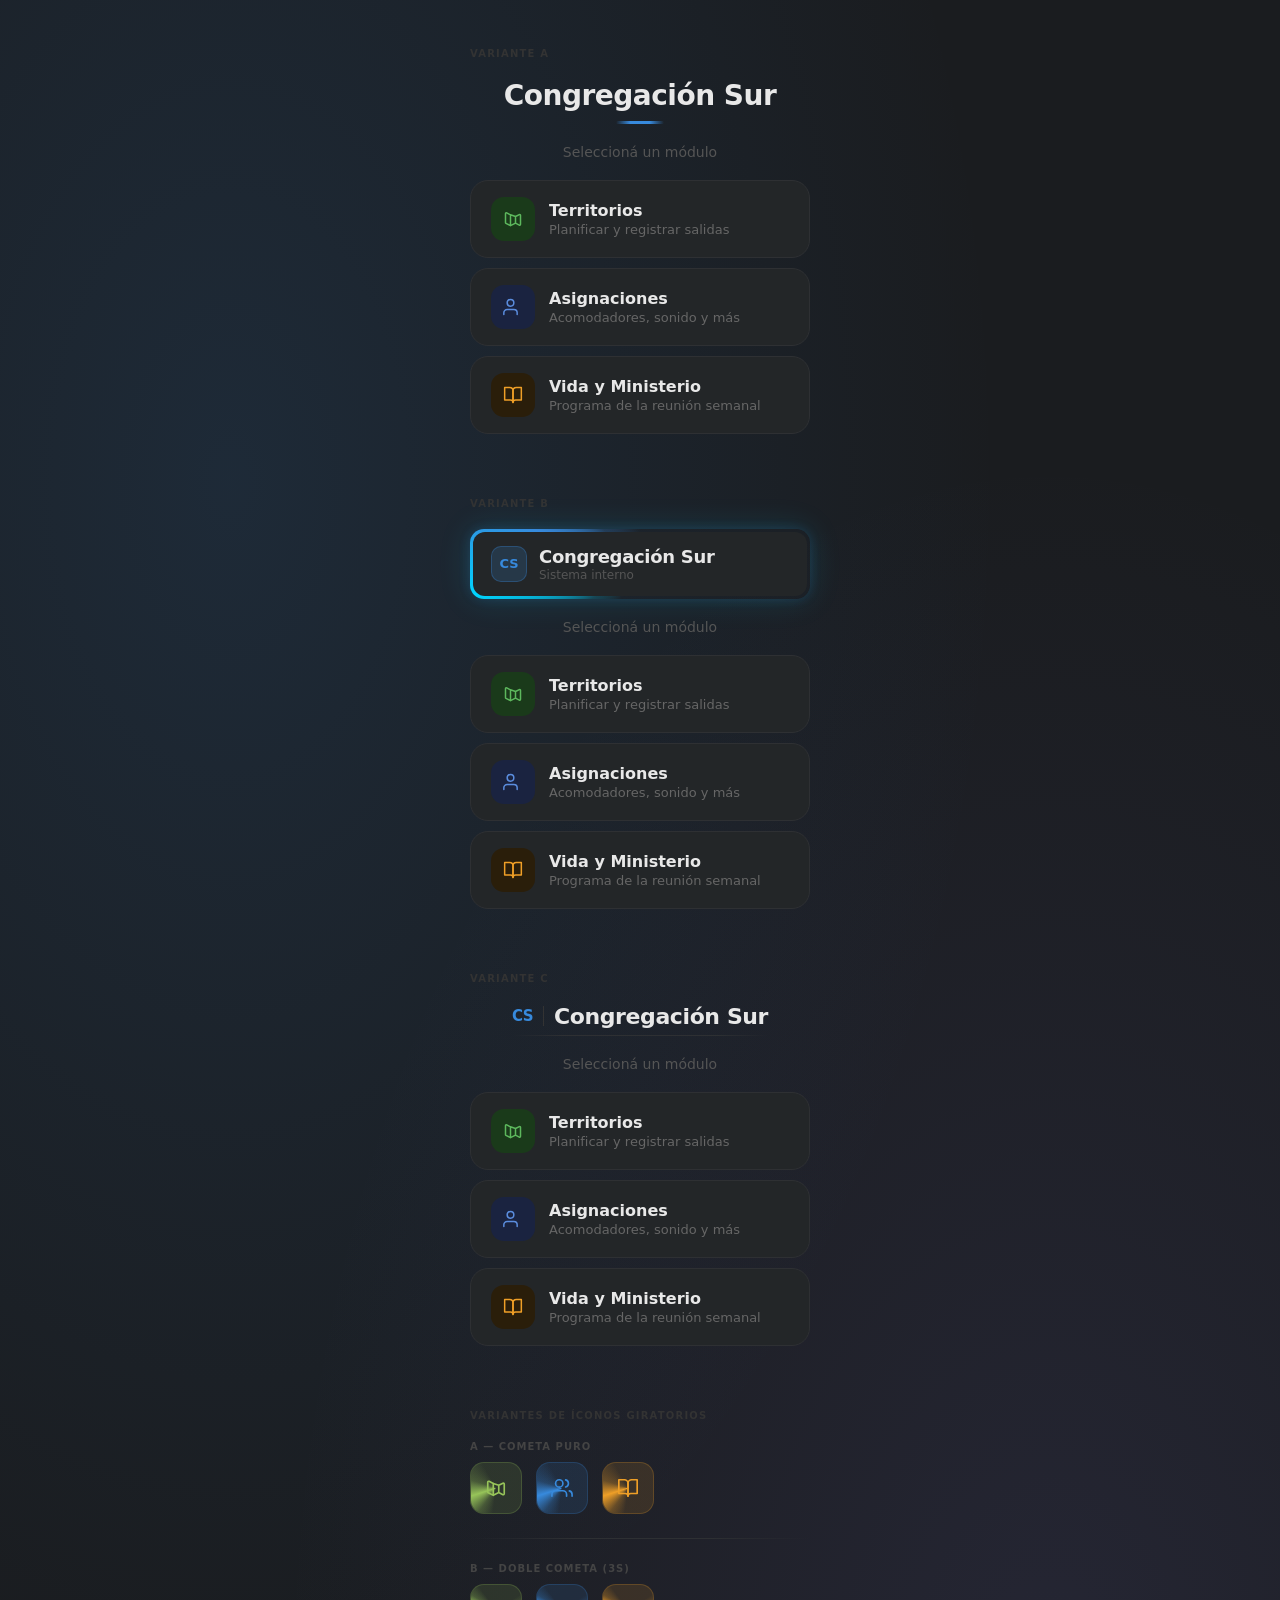
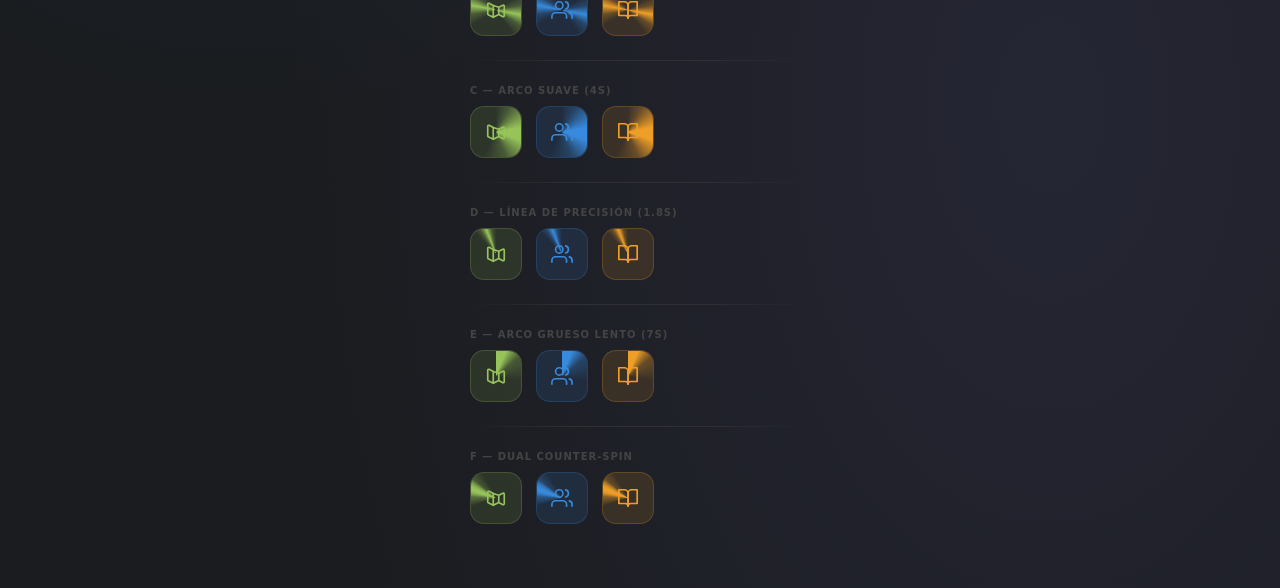
<file: test-titulo.html>
<!DOCTYPE html>
<html lang="es">
<head>
  <meta charset="UTF-8">
  <meta name="viewport" content="width=device-width, initial-scale=1.0">
  <title>Test Título Congregación</title>
  <style>
    *, *::before, *::after { box-sizing: border-box; margin: 0; padding: 0; }
    body {
      font-family: system-ui, sans-serif;
      background: #1a1c1f;
      color: #eee;
      min-height: 100vh;
      display: flex;
      flex-direction: column;
      align-items: center;
      padding: 3rem 1rem 4rem;
      gap: 64px;
      background-image:
        radial-gradient(ellipse at 18% 22%, rgba(55,138,221,0.13) 0%, transparent 52%),
        radial-gradient(ellipse at 82% 78%, rgba(127,119,221,0.11) 0%, transparent 52%);
    }

    /* ── Demo wrapper ── */
    .demo {
      display: flex;
      flex-direction: column;
      align-items: center;
      gap: 20px;
      width: 100%;
      max-width: 340px;
    }
    .demo-label {
      font-size: 10px; font-weight: 700; letter-spacing: 0.12em;
      text-transform: uppercase; color: #333;
      align-self: flex-start;
    }
    .cs-logo-sub { font-size: 14px; color: #555; text-align: center; }

    /* ── Módulos (igual en los 3) ── */
    .mod-cards { display: flex; flex-direction: column; gap: 10px; width: 100%; }
    .mod-card {
      background: #232628; border: 1px solid #2e3033; border-radius: 18px;
      padding: 1rem 1.25rem; display: flex; align-items: center; gap: 14px;
      transition: border-color 0.18s, background 0.18s, transform 0.1s;
      cursor: pointer;
    }
    .mod-card:hover { transform: translateY(-1px); }
    .mod-icon {
      width: 44px; height: 44px; border-radius: 13px;
      display: flex; align-items: center; justify-content: center; flex-shrink: 0;
    }
    .mod-title { font-size: 16px; font-weight: 600; color: #e8e8e8; margin-bottom: 2px; }
    .mod-sub   { font-size: 13px; color: #666; }

    /* ══════════════════════════════════════
       VARIANTE A — Nombre + línea de color centrada
       La línea es el acento, no gradiente de texto
    ══════════════════════════════════════ */
    .va-wrap { display: flex; flex-direction: column; align-items: center; gap: 8px; }
    .va-nombre {
      font-size: 28px; font-weight: 700; color: #e8e8e8;
      letter-spacing: -0.5px; text-align: center; line-height: 1.2;
    }
    .va-line {
      width: 48px; height: 3px; border-radius: 2px;
      background: linear-gradient(90deg, transparent, #378ADD 30%, #378ADD 70%, transparent);
    }

    /* ══════════════════════════════════════
       VARIANTE B — Card con borde neon animado
       El borde recorre el perímetro como un rayo
    ══════════════════════════════════════ */
    .vb-wrapper {
      position: relative;
      width: 100%;
      border-radius: 14px;
      padding: 3px;
      overflow: hidden;
      box-shadow: 0 0 32px rgba(0,212,255,0.15), 0 0 12px rgba(55,138,221,0.18);
    }
    /* El rayo que gira */
    .vb-wrapper::before {
      content: '';
      position: absolute;
      aspect-ratio: 1;
      width: 220%;
      top: 50%; left: 50%;
      transform: translate(-50%, -50%) rotate(0deg);
      background: conic-gradient(
        from 0deg,
        transparent 0%,
        transparent 58%,
        rgba(0,212,255,0.2) 65%,
        #00d4ff 72%,
        #378ADD 80%,
        rgba(55,138,221,0.25) 87%,
        transparent 100%
      );
      animation: vb-spin 2.8s linear infinite;
      z-index: 0;
    }
    @keyframes vb-spin {
      to { transform: translate(-50%, -50%) rotate(360deg); }
    }
    .vb-inner {
      position: relative;
      background: #232628;
      border-radius: 12px;
      padding: 14px 18px;
      display: flex;
      align-items: center;
      gap: 12px;
      z-index: 1;
    }
    .vb-dot {
      width: 36px; height: 36px; border-radius: 10px; flex-shrink: 0;
      background: rgba(55,138,221,0.18);
      border: 1px solid rgba(55,138,221,0.3);
      display: flex; align-items: center; justify-content: center;
      font-size: 13px; font-weight: 800; color: #378ADD;
    }
    .vb-nombre { font-size: 18px; font-weight: 700; color: #e8e8e8; letter-spacing: -0.3px; }
    .vb-sub    { font-size: 12px; color: #555; margin-top: 1px; }

    /* ══════════════════════════════════════
       VARIANTE C — Iniciales · Nombre (inline)
       Minimalista horizontal, initials en color
    ══════════════════════════════════════ */
    .vc-wrap { display: flex; flex-direction: column; align-items: center; gap: 6px; }
    .vc-row  { display: flex; align-items: center; gap: 10px; }
    .vc-initials {
      font-size: 15px; font-weight: 800; color: #378ADD;
      letter-spacing: -0.5px;
    }
    .vc-sep {
      width: 1px; height: 20px; background: #333;
    }
    .vc-nombre {
      font-size: 22px; font-weight: 700; color: #e8e8e8;
      letter-spacing: -0.4px;
    }
    .vc-line {
      width: 100%; height: 1px;
      background: linear-gradient(90deg, transparent, #2e3033 20%, #2e3033 80%, transparent);
    }
  </style>
</head>
<body>

  <!-- ════ VARIANTE A — Nombre + línea centrada ════ -->
  <div class="demo">
    <div class="demo-label">Variante A</div>

    <div class="va-wrap">
      <div class="va-nombre">Congregación Sur</div>
      <div class="va-line"></div>
    </div>
    <div class="cs-logo-sub">Seleccioná un módulo</div>

    <div class="mod-cards">
      <div class="mod-card" style="--hover-border:#3a6b3a;">
        <div class="mod-icon" style="background:#1a3a1a;">
          <svg width="20" height="20" viewBox="0 0 24 24" fill="none"><path d="M9 20l-5.447-2.724A1 1 0 013 16.382V5.618a1 1 0 011.447-.894L9 7m0 13l6-3m-6 3V7m6 10l4.553 2.276A1 1 0 0021 18.382V7.618a1 1 0 00-1.447-.894L15 9m0 8V9m0 0L9 7" stroke="#5DB85D" stroke-width="1.8" stroke-linecap="round" stroke-linejoin="round"/></svg>
        </div>
        <div><div class="mod-title">Territorios</div><div class="mod-sub">Planificar y registrar salidas</div></div>
      </div>
      <div class="mod-card">
        <div class="mod-icon" style="background:#1a2340;">
          <svg width="20" height="20" viewBox="0 0 24 24" fill="none"><path d="M17 21v-2a4 4 0 00-4-4H5a4 4 0 00-4 4v2M9 11a4 4 0 100-8 4 4 0 000 8z" stroke="#5B8DDE" stroke-width="1.8" stroke-linecap="round"/></svg>
        </div>
        <div><div class="mod-title">Asignaciones</div><div class="mod-sub">Acomodadores, sonido y más</div></div>
      </div>
      <div class="mod-card">
        <div class="mod-icon" style="background:#2a1e0a;">
          <svg width="20" height="20" viewBox="0 0 24 24" fill="none"><path d="M2 3h6a4 4 0 014 4v14a3 3 0 00-3-3H2z" stroke="#EF9F27" stroke-width="1.8" stroke-linecap="round" stroke-linejoin="round"/><path d="M22 3h-6a4 4 0 00-4 4v14a3 3 0 013-3h7z" stroke="#EF9F27" stroke-width="1.8" stroke-linecap="round" stroke-linejoin="round"/></svg>
        </div>
        <div><div class="mod-title">Vida y Ministerio</div><div class="mod-sub">Programa de la reunión semanal</div></div>
      </div>
    </div>
  </div>

  <!-- ════ VARIANTE B — Card con borde izquierdo ════ -->
  <div class="demo">
    <div class="demo-label">Variante B</div>

    <div class="vb-wrapper">
      <div class="vb-inner">
        <div class="vb-dot">CS</div>
        <div>
          <div class="vb-nombre">Congregación Sur</div>
          <div class="vb-sub">Sistema interno</div>
        </div>
      </div>
    </div>
    <div class="cs-logo-sub">Seleccioná un módulo</div>

    <div class="mod-cards">
      <div class="mod-card">
        <div class="mod-icon" style="background:#1a3a1a;">
          <svg width="20" height="20" viewBox="0 0 24 24" fill="none"><path d="M9 20l-5.447-2.724A1 1 0 013 16.382V5.618a1 1 0 011.447-.894L9 7m0 13l6-3m-6 3V7m6 10l4.553 2.276A1 1 0 0021 18.382V7.618a1 1 0 00-1.447-.894L15 9m0 8V9m0 0L9 7" stroke="#5DB85D" stroke-width="1.8" stroke-linecap="round" stroke-linejoin="round"/></svg>
        </div>
        <div><div class="mod-title">Territorios</div><div class="mod-sub">Planificar y registrar salidas</div></div>
      </div>
      <div class="mod-card">
        <div class="mod-icon" style="background:#1a2340;">
          <svg width="20" height="20" viewBox="0 0 24 24" fill="none"><path d="M17 21v-2a4 4 0 00-4-4H5a4 4 0 00-4 4v2M9 11a4 4 0 100-8 4 4 0 000 8z" stroke="#5B8DDE" stroke-width="1.8" stroke-linecap="round"/></svg>
        </div>
        <div><div class="mod-title">Asignaciones</div><div class="mod-sub">Acomodadores, sonido y más</div></div>
      </div>
      <div class="mod-card">
        <div class="mod-icon" style="background:#2a1e0a;">
          <svg width="20" height="20" viewBox="0 0 24 24" fill="none"><path d="M2 3h6a4 4 0 014 4v14a3 3 0 00-3-3H2z" stroke="#EF9F27" stroke-width="1.8" stroke-linecap="round" stroke-linejoin="round"/><path d="M22 3h-6a4 4 0 00-4 4v14a3 3 0 013-3h7z" stroke="#EF9F27" stroke-width="1.8" stroke-linecap="round" stroke-linejoin="round"/></svg>
        </div>
        <div><div class="mod-title">Vida y Ministerio</div><div class="mod-sub">Programa de la reunión semanal</div></div>
      </div>
    </div>
  </div>

  <!-- ════ VARIANTE C — CS · Congregación Sur ════ -->
  <div class="demo">
    <div class="demo-label">Variante C</div>

    <div class="vc-wrap">
      <div class="vc-row">
        <div class="vc-initials">CS</div>
        <div class="vc-sep"></div>
        <div class="vc-nombre">Congregación Sur</div>
      </div>
      <div class="vc-line"></div>
    </div>
    <div class="cs-logo-sub">Seleccioná un módulo</div>

    <div class="mod-cards">
      <div class="mod-card">
        <div class="mod-icon" style="background:#1a3a1a;">
          <svg width="20" height="20" viewBox="0 0 24 24" fill="none"><path d="M9 20l-5.447-2.724A1 1 0 013 16.382V5.618a1 1 0 011.447-.894L9 7m0 13l6-3m-6 3V7m6 10l4.553 2.276A1 1 0 0021 18.382V7.618a1 1 0 00-1.447-.894L15 9m0 8V9m0 0L9 7" stroke="#5DB85D" stroke-width="1.8" stroke-linecap="round" stroke-linejoin="round"/></svg>
        </div>
        <div><div class="mod-title">Territorios</div><div class="mod-sub">Planificar y registrar salidas</div></div>
      </div>
      <div class="mod-card">
        <div class="mod-icon" style="background:#1a2340;">
          <svg width="20" height="20" viewBox="0 0 24 24" fill="none"><path d="M17 21v-2a4 4 0 00-4-4H5a4 4 0 00-4 4v2M9 11a4 4 0 100-8 4 4 0 000 8z" stroke="#5B8DDE" stroke-width="1.8" stroke-linecap="round"/></svg>
        </div>
        <div><div class="mod-title">Asignaciones</div><div class="mod-sub">Acomodadores, sonido y más</div></div>
      </div>
      <div class="mod-card">
        <div class="mod-icon" style="background:#2a1e0a;">
          <svg width="20" height="20" viewBox="0 0 24 24" fill="none"><path d="M2 3h6a4 4 0 014 4v14a3 3 0 00-3-3H2z" stroke="#EF9F27" stroke-width="1.8" stroke-linecap="round" stroke-linejoin="round"/><path d="M22 3h-6a4 4 0 00-4 4v14a3 3 0 013-3h7z" stroke="#EF9F27" stroke-width="1.8" stroke-linecap="round" stroke-linejoin="round"/></svg>
        </div>
        <div><div class="mod-title">Vida y Ministerio</div><div class="mod-sub">Programa de la reunión semanal</div></div>
      </div>
    </div>
  </div>


  <!-- ════ ÍCONOS GIRATORIOS — VARIANTES ════ -->
  <div class="demo">
    <div class="demo-label">Variantes de íconos giratorios</div>

    <style>
      /* ── Layout filas de variante ── */
      .var-row {
        width: 100%;
        display: flex; flex-direction: column; gap: 10px;
      }
      .var-name {
        font-size: 10px; font-weight: 700; letter-spacing: 0.1em;
        text-transform: uppercase; color: #444;
      }
      .var-icons {
        display: flex; gap: 14px; align-items: center;
      }
      .var-sep {
        width: 100%; height: 1px;
        background: linear-gradient(90deg, transparent, #2e3033 30%, #2e3033 70%, transparent);
        margin: 4px 0;
      }

      /* ── Base del ícono giratorio ── */
      .spin-icon {
        width: 52px; height: 52px; border-radius: 14px;
        position: relative; overflow: hidden;
        display: flex; align-items: center; justify-content: center;
        flex-shrink: 0;
      }
      .spin-icon svg { position: relative; z-index: 1; }
      .spin-icon::before {
        content: '';
        position: absolute; aspect-ratio: 1; width: 220%;
        top: 50%; left: 50%;
        z-index: 0;
      }
      /* colores por módulo */
      .si-terr { --c: #97C459; --cd: rgba(151,196,89,0.25); background: rgba(151,196,89,0.13); border: 1px solid rgba(151,196,89,0.22); }
      .si-asig { --c: #378ADD; --cd: rgba(55,138,221,0.25);  background: rgba(55,138,221,0.13);  border: 1px solid rgba(55,138,221,0.22); }
      .si-vm   { --c: #EF9F27; --cd: rgba(239,159,39,0.25);  background: rgba(239,159,39,0.13);  border: 1px solid rgba(239,159,39,0.22); }

      @keyframes icon-spin { to { transform: translate(-50%,-50%) rotate(360deg); } }
      @keyframes icon-spin-rev { to { transform: translate(-50%,-50%) rotate(-360deg); } }

      /* ──────────────────────────────────────────
         A — Cometa puro (sin blanco)
         Fade-in suave → pico de color → cola
      ────────────────────────────────────────── */
      .sa::before {
        background: conic-gradient(from 0deg,
          transparent 0%, transparent 52%,
          var(--cd) 60%, var(--c) 70%, var(--cd) 80%, transparent 92%, transparent 100%);
        animation: icon-spin 5s linear infinite;
        transform: translate(-50%,-50%) rotate(0deg);
      }

      /* ──────────────────────────────────────────
         B — Doble cometa (sin blanco)
         Dos manchas de color a 180°
      ────────────────────────────────────────── */
      .sb::before {
        background: conic-gradient(from 0deg,
          transparent 0%,
          transparent 16%, var(--cd) 22%, var(--c) 28%, var(--cd) 34%, transparent 40%,
          transparent 66%, var(--cd) 72%, var(--c) 78%, var(--cd) 84%, transparent 90%,
          transparent 100%);
        animation: icon-spin 3s linear infinite;
        transform: translate(-50%,-50%) rotate(0deg);
      }

      /* ──────────────────────────────────────────
         C — Arco suave
         Cuarto de círculo que se desvanece
      ────────────────────────────────────────── */
      .sc::before {
        background: conic-gradient(from 0deg,
          transparent 0%, var(--cd) 8%, var(--c) 22%, var(--c) 30%,
          var(--cd) 44%, transparent 58%, transparent 100%);
        animation: icon-spin 4s linear infinite;
        transform: translate(-50%,-50%) rotate(0deg);
      }

      /* ──────────────────────────────────────────
         D — Línea de precisión (sin blanco)
         Trazo muy fino y veloz
      ────────────────────────────────────────── */
      .sd::before {
        background: conic-gradient(from 0deg,
          transparent 0%, transparent 88%,
          var(--cd) 91%, var(--c) 94%, var(--cd) 97%, transparent 100%);
        animation: icon-spin 1.8s linear infinite;
        transform: translate(-50%,-50%) rotate(0deg);
      }

      /* ──────────────────────────────────────────
         E — Arco grueso lento
         Un bloque sólido de color girando despacio,
         efecto de "rueda de color"
      ────────────────────────────────────────── */
      .se::before {
        background: conic-gradient(from 0deg,
          var(--c) 0%, var(--c) 6%, var(--cd) 14%, transparent 28%, transparent 100%);
        animation: icon-spin 7s linear infinite;
        transform: translate(-50%,-50%) rotate(0deg);
      }

      /* ──────────────────────────────────────────
         F — Dual counter-spin
         Dos capas: ::before y ::after giran en
         sentidos opuestos — efecto entrelazado
      ────────────────────────────────────────── */
      .sf { position: relative; }
      .sf::before {
        background: conic-gradient(from 0deg,
          transparent 0%, transparent 70%,
          var(--cd) 76%, var(--c) 81%, var(--cd) 86%, transparent 92%, transparent 100%);
        animation: icon-spin 4s linear infinite;
        transform: translate(-50%,-50%) rotate(0deg);
      }
      .sf::after {
        content: '';
        position: absolute; aspect-ratio: 1; width: 220%;
        top: 50%; left: 50%;
        z-index: 0;
        background: conic-gradient(from 0deg,
          transparent 0%, transparent 70%,
          var(--cd) 76%, var(--c) 80%, transparent 86%, transparent 100%);
        animation: icon-spin-rev 6s linear infinite;
        transform: translate(-50%,-50%) rotate(0deg);
      }
    </style>

    <!-- SVGs reutilizables en línea -->

    <!-- A -->
    <div class="var-row">
      <div class="var-name">A — Cometa puro</div>
      <div class="var-icons">
        <div class="spin-icon sa si-terr">
          <svg width="22" height="22" viewBox="0 0 24 24" fill="none"><path d="M9 20l-5.447-2.724A1 1 0 013 16.382V5.618a1 1 0 011.447-.894L9 7m0 13l6-3m-6 3V7m6 10l4.553 2.276A1 1 0 0021 18.382V7.618a1 1 0 00-1.447-.894L15 9m0 8V9m0 0L9 7" stroke="#97C459" stroke-width="1.8" stroke-linecap="round" stroke-linejoin="round"/></svg>
        </div>
        <div class="spin-icon sa si-asig">
          <svg width="22" height="22" viewBox="0 0 24 24" fill="none"><path d="M17 21v-2a4 4 0 00-4-4H5a4 4 0 00-4 4v2M9 11a4 4 0 100-8 4 4 0 000 8zM23 21v-2a4 4 0 00-3-3.87M16 3.13a4 4 0 010 7.75" stroke="#378ADD" stroke-width="1.8" stroke-linecap="round"/></svg>
        </div>
        <div class="spin-icon sa si-vm">
          <svg width="22" height="22" viewBox="0 0 24 24" fill="none"><path d="M2 3h6a4 4 0 014 4v14a3 3 0 00-3-3H2z" stroke="#EF9F27" stroke-width="1.8" stroke-linecap="round" stroke-linejoin="round"/><path d="M22 3h-6a4 4 0 00-4 4v14a3 3 0 013-3h7z" stroke="#EF9F27" stroke-width="1.8" stroke-linecap="round" stroke-linejoin="round"/></svg>
        </div>
      </div>
    </div>
    <div class="var-sep"></div>

    <!-- B -->
    <div class="var-row">
      <div class="var-name">B — Doble cometa (3s)</div>
      <div class="var-icons">
        <div class="spin-icon sb si-terr">
          <svg width="22" height="22" viewBox="0 0 24 24" fill="none"><path d="M9 20l-5.447-2.724A1 1 0 013 16.382V5.618a1 1 0 011.447-.894L9 7m0 13l6-3m-6 3V7m6 10l4.553 2.276A1 1 0 0021 18.382V7.618a1 1 0 00-1.447-.894L15 9m0 8V9m0 0L9 7" stroke="#97C459" stroke-width="1.8" stroke-linecap="round" stroke-linejoin="round"/></svg>
        </div>
        <div class="spin-icon sb si-asig">
          <svg width="22" height="22" viewBox="0 0 24 24" fill="none"><path d="M17 21v-2a4 4 0 00-4-4H5a4 4 0 00-4 4v2M9 11a4 4 0 100-8 4 4 0 000 8zM23 21v-2a4 4 0 00-3-3.87M16 3.13a4 4 0 010 7.75" stroke="#378ADD" stroke-width="1.8" stroke-linecap="round"/></svg>
        </div>
        <div class="spin-icon sb si-vm">
          <svg width="22" height="22" viewBox="0 0 24 24" fill="none"><path d="M2 3h6a4 4 0 014 4v14a3 3 0 00-3-3H2z" stroke="#EF9F27" stroke-width="1.8" stroke-linecap="round" stroke-linejoin="round"/><path d="M22 3h-6a4 4 0 00-4 4v14a3 3 0 013-3h7z" stroke="#EF9F27" stroke-width="1.8" stroke-linecap="round" stroke-linejoin="round"/></svg>
        </div>
      </div>
    </div>
    <div class="var-sep"></div>

    <!-- C -->
    <div class="var-row">
      <div class="var-name">C — Arco suave (4s)</div>
      <div class="var-icons">
        <div class="spin-icon sc si-terr">
          <svg width="22" height="22" viewBox="0 0 24 24" fill="none"><path d="M9 20l-5.447-2.724A1 1 0 013 16.382V5.618a1 1 0 011.447-.894L9 7m0 13l6-3m-6 3V7m6 10l4.553 2.276A1 1 0 0021 18.382V7.618a1 1 0 00-1.447-.894L15 9m0 8V9m0 0L9 7" stroke="#97C459" stroke-width="1.8" stroke-linecap="round" stroke-linejoin="round"/></svg>
        </div>
        <div class="spin-icon sc si-asig">
          <svg width="22" height="22" viewBox="0 0 24 24" fill="none"><path d="M17 21v-2a4 4 0 00-4-4H5a4 4 0 00-4 4v2M9 11a4 4 0 100-8 4 4 0 000 8zM23 21v-2a4 4 0 00-3-3.87M16 3.13a4 4 0 010 7.75" stroke="#378ADD" stroke-width="1.8" stroke-linecap="round"/></svg>
        </div>
        <div class="spin-icon sc si-vm">
          <svg width="22" height="22" viewBox="0 0 24 24" fill="none"><path d="M2 3h6a4 4 0 014 4v14a3 3 0 00-3-3H2z" stroke="#EF9F27" stroke-width="1.8" stroke-linecap="round" stroke-linejoin="round"/><path d="M22 3h-6a4 4 0 00-4 4v14a3 3 0 013-3h7z" stroke="#EF9F27" stroke-width="1.8" stroke-linecap="round" stroke-linejoin="round"/></svg>
        </div>
      </div>
    </div>
    <div class="var-sep"></div>

    <!-- D -->
    <div class="var-row">
      <div class="var-name">D — Línea de precisión (1.8s)</div>
      <div class="var-icons">
        <div class="spin-icon sd si-terr">
          <svg width="22" height="22" viewBox="0 0 24 24" fill="none"><path d="M9 20l-5.447-2.724A1 1 0 013 16.382V5.618a1 1 0 011.447-.894L9 7m0 13l6-3m-6 3V7m6 10l4.553 2.276A1 1 0 0021 18.382V7.618a1 1 0 00-1.447-.894L15 9m0 8V9m0 0L9 7" stroke="#97C459" stroke-width="1.8" stroke-linecap="round" stroke-linejoin="round"/></svg>
        </div>
        <div class="spin-icon sd si-asig">
          <svg width="22" height="22" viewBox="0 0 24 24" fill="none"><path d="M17 21v-2a4 4 0 00-4-4H5a4 4 0 00-4 4v2M9 11a4 4 0 100-8 4 4 0 000 8zM23 21v-2a4 4 0 00-3-3.87M16 3.13a4 4 0 010 7.75" stroke="#378ADD" stroke-width="1.8" stroke-linecap="round"/></svg>
        </div>
        <div class="spin-icon sd si-vm">
          <svg width="22" height="22" viewBox="0 0 24 24" fill="none"><path d="M2 3h6a4 4 0 014 4v14a3 3 0 00-3-3H2z" stroke="#EF9F27" stroke-width="1.8" stroke-linecap="round" stroke-linejoin="round"/><path d="M22 3h-6a4 4 0 00-4 4v14a3 3 0 013-3h7z" stroke="#EF9F27" stroke-width="1.8" stroke-linecap="round" stroke-linejoin="round"/></svg>
        </div>
      </div>
    </div>
    <div class="var-sep"></div>

    <!-- E -->
    <div class="var-row">
      <div class="var-name">E — Arco grueso lento (7s)</div>
      <div class="var-icons">
        <div class="spin-icon se si-terr">
          <svg width="22" height="22" viewBox="0 0 24 24" fill="none"><path d="M9 20l-5.447-2.724A1 1 0 013 16.382V5.618a1 1 0 011.447-.894L9 7m0 13l6-3m-6 3V7m6 10l4.553 2.276A1 1 0 0021 18.382V7.618a1 1 0 00-1.447-.894L15 9m0 8V9m0 0L9 7" stroke="#97C459" stroke-width="1.8" stroke-linecap="round" stroke-linejoin="round"/></svg>
        </div>
        <div class="spin-icon se si-asig">
          <svg width="22" height="22" viewBox="0 0 24 24" fill="none"><path d="M17 21v-2a4 4 0 00-4-4H5a4 4 0 00-4 4v2M9 11a4 4 0 100-8 4 4 0 000 8zM23 21v-2a4 4 0 00-3-3.87M16 3.13a4 4 0 010 7.75" stroke="#378ADD" stroke-width="1.8" stroke-linecap="round"/></svg>
        </div>
        <div class="spin-icon se si-vm">
          <svg width="22" height="22" viewBox="0 0 24 24" fill="none"><path d="M2 3h6a4 4 0 014 4v14a3 3 0 00-3-3H2z" stroke="#EF9F27" stroke-width="1.8" stroke-linecap="round" stroke-linejoin="round"/><path d="M22 3h-6a4 4 0 00-4 4v14a3 3 0 013-3h7z" stroke="#EF9F27" stroke-width="1.8" stroke-linecap="round" stroke-linejoin="round"/></svg>
        </div>
      </div>
    </div>
    <div class="var-sep"></div>

    <!-- F -->
    <div class="var-row">
      <div class="var-name">F — Dual counter-spin</div>
      <div class="var-icons">
        <div class="spin-icon sf si-terr">
          <svg width="22" height="22" viewBox="0 0 24 24" fill="none"><path d="M9 20l-5.447-2.724A1 1 0 013 16.382V5.618a1 1 0 011.447-.894L9 7m0 13l6-3m-6 3V7m6 10l4.553 2.276A1 1 0 0021 18.382V7.618a1 1 0 00-1.447-.894L15 9m0 8V9m0 0L9 7" stroke="#97C459" stroke-width="1.8" stroke-linecap="round" stroke-linejoin="round"/></svg>
        </div>
        <div class="spin-icon sf si-asig">
          <svg width="22" height="22" viewBox="0 0 24 24" fill="none"><path d="M17 21v-2a4 4 0 00-4-4H5a4 4 0 00-4 4v2M9 11a4 4 0 100-8 4 4 0 000 8zM23 21v-2a4 4 0 00-3-3.87M16 3.13a4 4 0 010 7.75" stroke="#378ADD" stroke-width="1.8" stroke-linecap="round"/></svg>
        </div>
        <div class="spin-icon sf si-vm">
          <svg width="22" height="22" viewBox="0 0 24 24" fill="none"><path d="M2 3h6a4 4 0 014 4v14a3 3 0 00-3-3H2z" stroke="#EF9F27" stroke-width="1.8" stroke-linecap="round" stroke-linejoin="round"/><path d="M22 3h-6a4 4 0 00-4 4v14a3 3 0 013-3h7z" stroke="#EF9F27" stroke-width="1.8" stroke-linecap="round" stroke-linejoin="round"/></svg>
        </div>
      </div>
    </div>

  </div>

</body>
</html>
</file>
